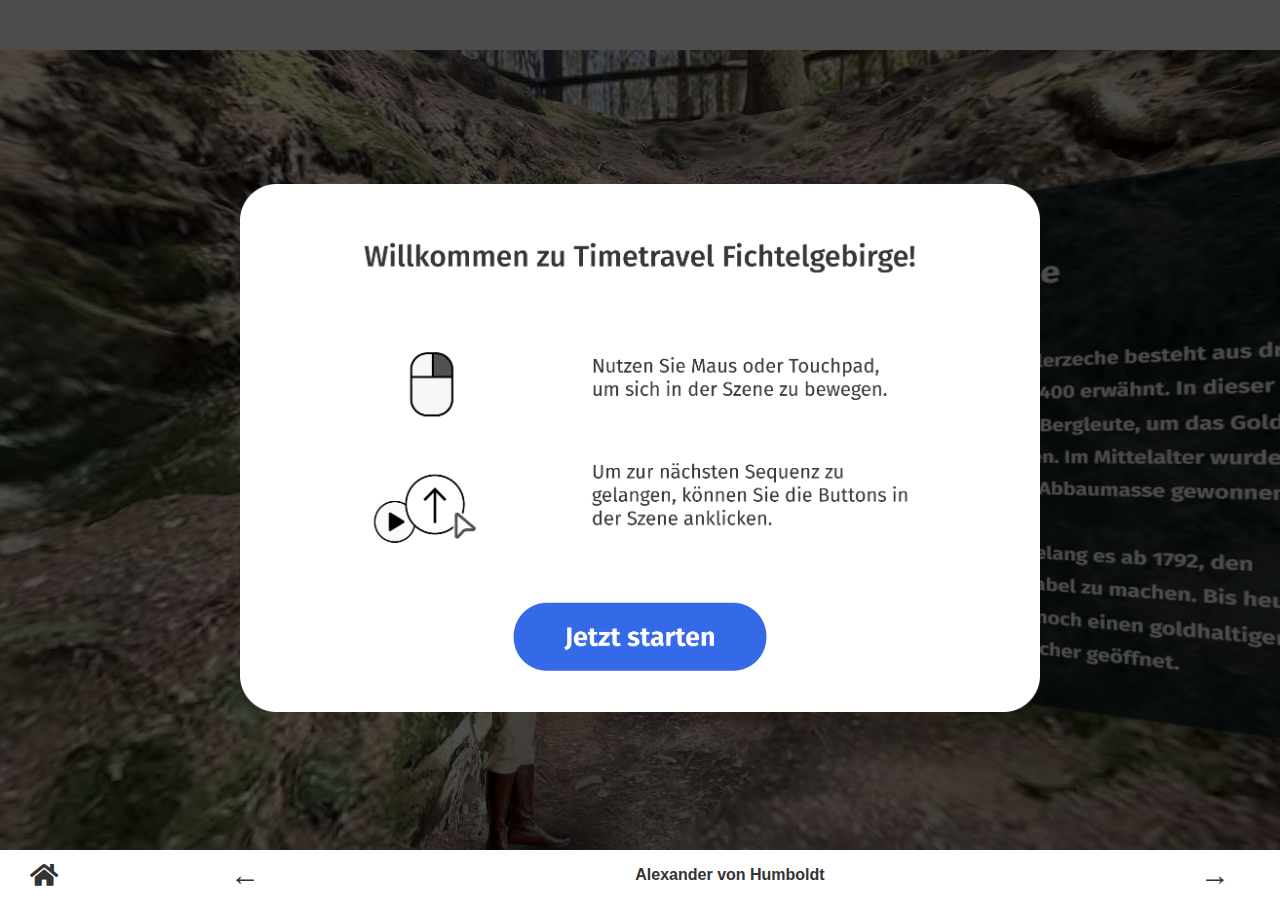
<file: humboldt.html>
<!DOCTYPE html>
<html>
  <head>
    <meta charset="utf-8">
    <meta name="apple-mobile-web-app-capable" content="yes">
    <title> Alexander von Humboldt - Stollen</title>
   <link rel="stylesheet" type="text/css" href="./style_humboldt.css">

    
    <script src="js/aframe.min.js"></script>


    <script src="js/aframe.extras.js"></script>
    
    <script src="panorama/helper.js"></script>
    <script src="panorama/hotspot.js"></script>
    <script src="panorama/panorama.js"></script>
    <script src="panorama/tour.js"></script>
    
    <script src="js/script.js"></script>

    
     <script src="js/transparent-video-shader.js"></script>

    <script src="js/event-set-component.js"></script>
    <script src="js/billboard-look-component.js"></script>

    <link rel="stylesheet" href="https://cdnjs.cloudflare.com/ajax/libs/font-awesome/5.15.4/css/all.min.css">

    
</head>
  
<div id="overlay">
  <div id="hinweis-container">
    <img id="nutzerhinweis" src="./img/Nutzerhinweis_Tablet.png" alt="Nutzerhinweis">
    <img id="start-button" src="./img/Starten.png" alt="Jetzt Starten" onclick="hideOverlay()">
  </div>
</div>

<div class="switcher-nav">
  <a href="index.html" class="go-to-index-button" id="indexButton">
    <i class="fas fa-home"></i> 
  </a> 
  <div class="switcher-nav-inner">
      <a href="goethe.html" class="arrow left-arrow">←</a>
      <div class="footer-text">Alexander von Humboldt</div>
      <a href="luise.html" class="arrow right-arrow">→</a>
  </div>
</div>

  <body>


        <div class="video-container">
          <video id="Humboldt_subs_1" crossorigin="anonymous" playsinline webkit-playsinline muted>
            <!-- HEVC video for safari support -->
            <source src="./videos/Humboldt_subs_1-1.mov" type="video/mp4;codecs=hvc1">
            <!-- WEBM video for chrome and firefox -->
            <source src="./videos/Humboldt_subs_1.webm" type="video/webm">
        </video>  
        
        <video id="Humboldt_subs_2" crossorigin="anonymous" playsinline webkit-playsinline muted>
            <!-- HEVC video for safari support -->
            <source src="./videos/Humboldt_subs_2-1.mov" type="video/mp4;codecs=hvc1">
            <!-- WEBM video for chrome and firefox -->
            <source src="./videos/Humboldt_subs_2.webm" type="video/webm">
        </video>  
        
        <video id="Humboldt_subs_3" crossorigin="anonymous" playsinline webkit-playsinline muted>
            <!-- HEVC video for safari support -->
            <source src="./videos/Humboldt_subs_3-1.mov" type="video/mp4;codecs=hvc1">
            <!-- WEBM video for chrome and firefox -->
            <source src="./videos/Humboldt_subs_3.webm" type="video/webm">
        </video>  
        
        <video id="Humboldt_subs_4" crossorigin="anonymous" playsinline webkit-playsinline muted>
            <!-- HEVC video for safari support -->
            <source src="./videos/Humboldt_subs_4-1.mov" type="video/mp4;codecs=hvc1">
            <!-- WEBM video for chrome and firefox -->
            <source src="./videos/Humboldt_subs_4.webm" type="video/webm">
        </video>  
     
    </div>
    
    
    
    <a-scene obb-collider="showColliders: false" cursor="rayOrigin: mouse" renderer="antialias: true;
                   colorManagement: true; 
                   physicallyCorrectLights: true;" loading-screen="dotsColor: white; backgroundColor: #A4BC49"
                   xr-mode-ui="enabled: false">

       <!-- Preload assets like panoramas and content -->
      <a-assets timeout="10000">
         <!-- Panoramen -->
    <img id="background" src="./img/Stollen.jpg" crossorigin="anonymous">
    
    <!-- User Interface/Buttons -->
    <img id="Weiter" src="./img/Back_Forth_UI_2.png" crossorigin="anonymous">
    <img id="play" src="./img/Play_Icon.png" crossorigin="anonymous">

    <img id="Infotext1" src="./img/Info_Zeche.png" crossorigin="anonymous">
    <img id="Infotext2" src="./img/Info_dukate.png" crossorigin="anonymous">
    <img id="Infotext3" src="./img/Infotafel_Lichterhalter.png" crossorigin="anonymous">

    <img id="Erklaerung" src="./img/Nutzerhinweis_Tablet.png" crossorigin="anonymous">
    <img id="Erklaerung_2" src="./img/Umdrehenbitte.png" crossorigin="anonymous">
    <img id="Hinweis" src="./img/Hinweis.png" crossorigin="anonymous">
    
    <!-- Animierte KI Porträts -->
    <img id="Portrait_shadown" src="./img/Schatten.png" crossorigin="anonymous">
    
    <!-- Videos -->
    <video id="Humboldt_speaking_1" crossorigin="anonymous" playsinline webkit-playsinline>
      <source src="./videos/Humboldt_Speaking_1-1.mov" type="video/mp4;codecs=hvc1">
      <source src="./videos/Humboldt_Speaking_1.webm" type="video/webm">
  </video>

  <video id="Humboldt_speaking_2" crossorigin="anonymous" playsinline webkit-playsinline>
      <source src="./videos/Humboldt_Speaking_2-1.mov" type="video/mp4;codecs=hvc1">
      <source src="./videos/Humboldt_Speaking_2.webm" type="video/webm">
  </video>

  <video id="Humboldt_speaking_3" crossorigin="anonymous" playsinline webkit-playsinline>
      <source src="./videos/Humboldt_Speaking_3-1.mov" type="video/mp4;codecs=hvc1">
      <source src="./videos/Humboldt_Speaking_3.webm" type="video/webm">
  </video>

  <video id="Humboldt_speaking_4" crossorigin="anonymous" playsinline webkit-playsinline>
      <source src="./videos/Humboldt_Speaking_4-1.mov" type="video/mp4;codecs=hvc1">
      <source src="./videos/Humboldt_Speaking_4.webm" type="video/webm">
  </video>

  <video id="Platzhalter" crossorigin="anonymous" playsinline webkit-playsinline muted>
      <source src="./videos/Platzhalter.mov" type="video/mp4;codecs=hvc1">
      <source src="./videos/Platzhalter.webm" type="video/webm">
  </video>

    <img id="Humboldt_speaking_1_poster" src="./img/Poster_Humboldt.png" crossorigin="anonymous">

    <!-- 3D Modelle -->
    <a-asset-item id="Stollen_Außen_Modell" src="./models/Eingang_Stollen_Humboldt.glb" crossorigin="anonymous"></a-asset-item>
    <a-asset-item id="Stollen_Innen_Modell" src="./models/Stollen_2_Tunnel_Humboldt.glb" crossorigin="anonymous"></a-asset-item>
    <a-asset-item id="Stollen_Münze_Modell" src="./models/Stollen_Muenze_Modell.glb" crossorigin="anonymous"></a-asset-item>
    <a-asset-item id="Dukate" src="./models/Golddukat.glb" crossorigin="anonymous"></a-asset-item>
    <a-asset-item id="Stollen_Mittelpart" src="./models/Stollen_Mittelpart.glb"
     crossorigin="anonymous"></a-asset-item> 


      </a-assets>
      
      
     
      <a-tour>
        
        <!-- Szene 1 -->
        <a-panorama id="Stollen_Eingang" src="#background" position="0 0 1" rotation="0 0 0">
        
   <a-entity >
         <a-entity  gltf-model="#Stollen_Außen_Modell" scale="1.5 1.5 1.5" position="0 -0.64 -5" shadow="cast: true">
          </a-entity> 
                  
            
          <a-image shadow="cast: true" id="Infotafel1" src="#Infotext1" material.transparent="true" alphatest= "0.5;"
          width="1" height="1" opacity="1" scale="1.6 1.6 1.6" position="1.2 1.493 -2.591" rotation="0 -20 0" ></a-image>
   
   
    
          
           
          <a-image shadow="cast: true" billboard id="" src="#Erklaerung_2" material.transparent="true" alphatest= "0.5;" 
                 width="1" height="0.42" opacity="1" scale="1.5 1.5 1.5" position="0 1.5 0.6" rotation="0 90 0" ></a-image>
          
          
        
        
        <a-entity id="video1" 
        material="shader: transparent-video; alphaTest: 0.5; src: #Humboldt_speaking_1; transparent:true; depthWrite:false;"
        geometry="primitive: plane;
                  width: 2.2;
                  height: 2.2"
        position="-0.366 0.802 -3.1"
                  shadow="cast: true"> </a-entity>  
           
           <a-image src="#Portrait_shadown" rotation="90 0 0" position="-0.398 -0.167 -3.259" material="alphaTest:0; color: #000000" material.transparent="true" width=".5" height=".5" scale="2 2 2" ></a-image>
          
      <a-entity id="video1_poster" 
        material="src: #Humboldt_speaking_1_poster; alphaTest:0.5; transparent: true; shader:flat;"
        geometry="primitive: plane;
                  width: 2.2;
                  height: 2.2"
                  
        position="-0.366 0.802 -3.1"> </a-entity>
          
         
     </a-entity>
          
        </a-panorama>
        
           <!-- Szene 2-->
        <a-panorama id="Stollen_Innen" src="#background" visible="false" >

          <a-entity position="0 -0.433 -1" > 
           <a-entity gltf-model="#Stollen_Innen_Modell" scale="1.2 1.2 1.2" position="0 -0.1 -1"
                     shadow="cast: true">
          </a-entity>
          
            

            
          <a-image id="Infotafel3" src="#Infotext3" material.transparent="true" alphatest= "0.5;"
          width="1" height="1" opacity="1" scale="1 1 1"  position="0.535 2.194 -4.076" rotation="0 -85 0" ></a-image>
   
       
          
           <a-entity  id="hotspot3" class="clickable" color="#FFAA00" scale="1 1 1" position="0.28 1.3 -6.526" rotation="0 0 0"
              event-set__enter="_target: #cameraRig; _event: click; animation.property: position; animation.to: -0.198 0.18 -13.658 animation.easing: easeInOutQuad; animation.dur: 0.1;">
        <a-image id="trigger3" src="#Weiter" material.transparent="true" width="0.5" height="0.5" class="clickable" scale=".75 .75 .75"
                  event-set__opacity="_target: #hotspot3; _event: click; animation.property: scale; animation.to: 0 0 0 animation.easing: easeInOutQuad; animation.dur: 1;"
                  event-set__opacity_2="_target: #hotspot_text3; _event: click; animation.property: opacity; animation.to: 0 animation.easing: easeInOutQuad; animation.dur: 5000;"
                 event-set__opacity_3="_target: #Porträt_2; _event: click; animation.property: opacity; animation.to: 0 animation.easing: easeInOutQuad; animation.dur: 1000;"
                event-set__opacity_5="_target: #hotspot4; _event: click; animation.property: opacity; animation.to: 1 animation.easing: easeInOutQuad; animation.dur: 10000;"
                 event-set__opacity_6="_target: #Part5; _event: click; animation.property: position; animation.to: -0.097 5 -4.713 animation.easing: easeInOutQuad; animation.dur: 0.001;;"
                  event-set__opacity_8="_target: #Porträt_3; _event: click; animation.property: scale; animation.to: 1 1 1 animation.easing: easeInOutQuad; animation.dur: 0.0000001;"
                  event-set__opacity_9="_target: #Part3; _event: click; animation.property: position; animation.to: -0.115 0.844 -15.265 animation.easing: easeInOutQuad; animation.dur: 0.0000001;"
                 event-set__opacity_7="_target: #Part6; _event: click; animation.property: position; animation.to: -0.097 1.3 -10 animation.easing: easeInOutQuad; animation.dur: 0.001;;"

                 
                 
                 event-set__enter_hover="_event: mouseleave; opacity: 1;"
                 event-set__leave_hover="_event: mouseenter; opacity: .5; delay:2000;">
</a-image>
    </a-entity>
            
            
            
               <a-entity id="Part6" class="clickable" position="-0.097 5 -9.5"  rotation="0 180 -45" 
                            event-set__enter="_target: #cameraRig; _event: click; animation.property: position; animation.to: 0.2 0.2 -5.192 animation.easing: easeInOutQuad; animation.dur: 0.0001;"
                            event-set__opacity_2="_target: #Porträt_2; _event: click; animation.property: opacity; animation.to: 1 animation.easing: easeInOutQuad; animation.dur: 1500;"
                            event-set__opacity_8="_target: #Porträt_3; _event: click; animation.property: scale; animation.to: 0 0 0 animation.easing: easeInOutQuad; animation.dur: 0.0000001;"
                 event-set__opacity_7="_target: #Part6; _event: click; animation.property: position; animation.to: -0.097 5 -10 animation.easing: easeInOutQuad; animation.dur: 0.001;;"
                  event-set__opacity_9="_target: #Part3; _event: click; animation.property: position; animation.to: -0.115 5 -15.265 animation.easing: easeInOutQuad; animation.dur: 0.0000001;"
                  event-set__opacity="_target: #hotspot3; _event: click; animation.property: scale; animation.to: 1 1 1 animation.easing: easeInOutQuad; animation.dur: 1;"
                 event-set__opacity_6="_target: #Part5; _event: click; animation.property: position; animation.to: 0.117 1 -3.363 animation.easing: easeInOutQuad; animation.dur: 0.001;;"

>
          <a-image class="clickable" src="#Weiter" material.transparent="true" width=".5" height=".5" scale="1 1 1" 
                   event-set__enter_hover="_event: mouseleave; opacity: 1;"
                 event-set__leave_hover="_event: mouseenter; opacity: .5; delay:2000;"></a-image>
        </a-entity>
       
        
           <a-entity id="Porträt_2" opacity="0"
        material="shader: transparent-video; alphaTest: 0.5; src: #Humboldt_speaking_2; transparent:true; depthWrite:false;"
        geometry="primitive: plane;
                  width: 2.2;
                  height: 2.2"
                 
        position="0.059 1.437 -6.543"> </a-entity> 
                       <a-image src="#Portrait_shadown" rotation="100 0 0" position="0.004 0.398 -6.674" material="alphaTest:0; color: #000000" material.transparent="true" width=".5" height=".5" scale="2 2 2" ></a-image>


            
        
            
            
             <a-entity id="Porträt_3" scale="0 0 0"
        material="shader: transparent-video; alphaTest: 0.5; src: #Humboldt_speaking_3; transparent:true; depthWrite:false;"
        geometry="primitive: plane;
                  width: 2.2;
                  height: 2.2"
        position="-0.332 1.237 -14.908"> </a-entity> 
            
         <a-image src="#Portrait_shadown" rotation="90 0 0" position="-0.436 0.201 -14.988" material="alphaTest:0; color: #000000" material.transparent="true" width=".5" height=".5" scale="2 2 2" ></a-image>

            
        
          
          </a-entity>
        </a-panorama>
        
          <a-panorama id="Stollen_Mitte" src="#background" visible="false" >

         
           <a-entity shadow="cast: true" gltf-model="#Stollen_Mittelpart" scale="1.2 1.2 1.2" rotation="0 180 0" position="0.937 1.384 -17.513"> </a-entity>
       
       
                  <a-entity id="video4" 
        material="shader: transparent-video; alphaTest: 0.5; src: #Humboldt_speaking_4; transparent:true; depthWrite:false;"
        geometry="primitive: plane;
                  width: 2.2;
                  height: 2.2"

        position="-0.320 1.115 -15.328"> </a-entity>  
     <a-image src="#Portrait_shadown" rotation="100 0 0" position="-0.543 0.109 -15.601" material="alphaTest:0; color: #000000" material.transparent="true" width=".5" height=".5" scale="2 2 2" ></a-image>
 
        </a-panorama>
      
 
        
        
        
        
        <!-- Szene 4 -->
          <a-panorama id="Stollen_Szene3" src="#" visible="false" >
          
              <a-entity 
        material="shader: transparent-video; alphaTest: 0.5; src: #Platzhalter; transparent:true; depthWrite:false;"
    > </a-entity>  
         <a-entity
            id="muenze_animiert" class="clickable"
                   
              animation-handler
              animation__click1="startEvents: startAnimation; property: position; to: 0 1.35 -0.5; dur: 2000; loop: false; easing: easeInOutQuad"
              animation__click2="startEvents: startAnimation; property: scale; to: .9 .9 .9; dur: 2000; loop: false; easing: easeInOutQuad"
              animation__click3="startEvents: startAnimation; property: rotation; to: 75 4500 0; dur: 50000; loop: false; easing: easeInOutQuad"
     


                   
    
                 position="-0.052 0.989 -0.953"
                rotation="75 0 0"
                 scale=".3 .3 .3"
                 opacity="0" 
                  width="0.3" 
                    depth="0.5" 
                    height="0.15" 
                     >
            <a-entity id="muenze" gltf-model="#Dukate" scale="1 1 1"  position="0.116 0 -0.046" rotation="0 0 0">
          </a-entity>
          </a-entity>
            

              <a-entity gltf-model="#Stollen_Münze_Modell" scale="1.1 1.1 1.1" position="0 0.088 -1.164" rotation="0 0 0"> </a-entity>
              <a-plane rotation="180 0 180" position="0.117 1.077 0.917" scale="2 4 4" color="#191917"></a-plane>
            
              <a-image billboard id="Infotafel2" src="#Infotext2" material.transparent="true" alphatest= "0.5;"
              width="1" height="1" opacity="1" scale=".7 .7 .7" position="-0.55 1.4 -0.572" rotation="0 -20 0" ></a-image>
           <a-image billboard src="#Hinweis" scale="0.2 0.2 0.2" rotation="0 90 0" position="0.269 1.427 -0.422" material.transparent="true" width="1.5" height=".75"
                  ></a-image>
          
        </a-panorama>
        
        <a-box  id="Ladebox" position="0 0 -20" scale="0 0 0" material="metalness:1; side: double;" color="black">
             <a-text value="...loading" position="0 0.061 -0.247" scale=".4 .4 .4" color="white"></a-text>
        </a-box>
       
        
        <a-hotspot id="Part2" scale="1 1 1"  class="clickable" for="Stollen_Eingang" to="Stollen_Innen" position="0 -5 0" rotation="0 0 0" 
                   event-set__enter="_target: #cameraRig; _event: click; animation.property: position; animation.to: 0.2 0.2 -5.192 animation.easing: easeInOutQuad; animation.dur: 0.0001;"
                   event-set__opacity_2="_target: #Porträt_2; _event: click; animation.property: opacity; animation.to: 1 animation.easing: easeInOutQuad; animation.dur: 1500;"
                    event-set__opacity_5="_target: #hotspot3; _event: click; animation.property: scale; animation.to: 1 1 1 animation.easing: easeInOutQuad; animation.dur: 0.001;"
                  animation__mouseenter="startEvents: mouseenter; property: opacity; to: 0.5; dur: .1; loop: true"
                  event-set__opacity_7="_target: #Part2; _event: click; animation.property: scale; animation.to: 0 0 0 animation.easing: easeInOutQuad; animation.dur: 15000;"
                >
          <a-image class="clickable" src="#Weiter" material.transparent="true; alphaTest:0.5;"  width=".3" height=".3" rotation="-30 0 0"
                   event-set__enter_hover="_event: mouseleave; opacity: 1;"
                 event-set__leave_hover="_event: mouseenter; opacity: .5; delay:2000;"></a-image>
        </a-hotspot>
             

        <a-hotspot id="Mitte" scale=".75 .75 .75"  class="clickable" for="Stollen_Mitte" to="Stollen_Szene3" position="-0.13 1 -15" rotation="0 0 -45" visible="false"
                   event-set__enter="_target: #cameraRig; _event: click; animation.property: position; animation.to: 0 0 0 animation.easing: easeInOutQuad; animation.dur: 0.0000000001;"
                    event-set__scale_1="_target: #muenze_animiert; _event: click; animation.property: scale; animation.to: 0.3 0.3 0.3 animation.easing: easeInOutQuad; animation.dur: 0.00001;"

                    event-set__scale_2="_target: #Part2; _event: click; animation.property: position; animation.to: 0 5 0 animation.easing: easeInOutQuad; animation.dur: 0.0000001; loop: false;">

          <a-image class="clickable" src="#Weiter" material.transparent="true" width=".5" height=".5"  scale=".75 .75 .75" 
                  event-set__scale_2="_target: #muenze_animiert; _event: touchstart; animation.property: rotation; animation.to: 75 0 0 animation.easing: easeInOutQuad; animation.dur: 0.1; loop: false;"
                   event-set__enter_hover="_event: mouseleave; opacity: 1;"
                 event-set__leave_hover="_event: mouseenter; opacity: .5; delay:2000;"

            
></a-image>
        </a-hotspot>
        
        <a-hotspot id="trigger8" cursor-listener scale=".75 .75 .75"  class="clickable" for="Stollen_Mitte" to="Stollen_Innen" position="-0.262 1 -11.001" rotation="0 180 -45" visible="false"
          event-set__enter="_target: #cameraRig; _event: click; animation.property: position; animation.to: -0.198 0.180 -12.968 animation.easing: easeInOutQuad; animation.dur: 0.00000001;"
          event-set__enter3="_target: #Ladebox; _event: click; animation.property: scale; animation.to: 0 0 0 animation.easing: easeInOutQuad; animation.dur: 0.00001;">

          <a-image class="clickable" src="#Weiter" material.transparent="true" width=".5" height=".5" scale=".75 .75 .75" 
                   event-set__enter_hover="_event: mouseleave; opacity: 1;"
                 event-set__leave_hover="_event: mouseenter; opacity: .5; delay:2000;"></a-image>
        </a-hotspot>
         
        
        <a-hotspot id="Part3" class="clickable" for="Stollen_Innen" to="Stollen_Mitte" position="-0.115 5 -15.265" rotation="0 0 -45" visible="false"
            event-set__enter="_target: #Mitte; _event: click; animation.property: scale; animation.to: 0.75 0.75 0.75 animation.easing: easeInOutQuad; animation.dur: 0.00001;" 
            event-set__enter2="_target: #cameraRig; _event: click; animation.property: position; animation.to: -0.418 0.2 -13.770 animation.easing: easeInOutQuad; animation.dur: 0.00001;"
            event-set__enter3="_target: #Ladebox; _event: click; animation.property: scale; animation.to: 20 20 20 animation.easing: easeInOutQuad; animation.dur: 0.00001;">
          <a-image class="clickable" src="#Weiter" material.transparent="true" width=".4" height=".4" scale=".75 .75 .75" 
                   event-set__enter_hover="_event: mouseleave; opacity: 1;"
                 event-set__leave_hover="_event: mouseenter; opacity: .5; delay:2000;"></a-image>
        </a-hotspot> 
        
        
           <a-hotspot   id="Part4" scale=".75 .75 .75" class="clickable" for="Stollen_Szene3" to="Stollen_Mitte" position="-0.672 1.3 0.251" rotation="0 -65 -45" visible="false"
                event-set__enter="_target: #cameraRig; _event: click; animation.property: position; animation.to: -0.198 0.180 -12.968 animation.easing: easeInOutQuad; animation.dur: 0.00001;"
               event-set__enter2="_target: #muenze_animiert; _event: click; animation.property: position; animation.to: -0.052 0.989 -0.953 animation.easing: easeInOutQuad; animation.dur: 0.00001;"
                      >
             
          <a-image id="reset_Muenze" class="clickable" src="#Weiter" material.transparent="true" width=".5" height=".5" scale=".5 .5 .5" 
                   event-set__enter_hover="_event: mouseleave; opacity: 1;"
                 event-set__leave_hover="_event: mouseenter; opacity: .5; delay:2000;"></a-image>
        </a-hotspot>
        
        <a-hotspot id="Part5" class="clickable" for="Stollen_Innen" to="Stollen_Eingang" position="0.117 1 -3.363" rotation="-20 180 -45" visible="false"
                    event-set__enter="_target: #cameraRig; _event: click; animation.property: position; animation.to:0 0 0 animation.easing: easeInOutQuad; animation.dur: 0.001;" 
                    event-set__opacity_2="_target: #Porträt_3; _event: click; animation.property: scale; animation.to: 0 0 0  animation.easing: easeInOutQuad; animation.dur: 3000;"
                  event-set__opacity_6="_target: #hotspot_text4; _event: click; animation.property: opacity; animation.to: 0 animation.easing: easeInOutQuad; animation.dur: 15000;"
                   event-set__opacity_9="_target: #Part5; _event: click; animation.property: position; animation.to: 0.117 1 -3.363 animation.easing: easeInOutQuad; animation.dur: 0.001;"
                   event-set__opacity_11="_target: #Part3; _event: click; animation.property: position; animation.to: 0 5 0 animation.easing: easeInOutQuad; animation.dur: 0.001;"
                    event-set__opacity_7="_target: #Part2; _event: click; animation.property: scale; animation.to: 1 1 1 animation.easing: easeInOutQuad; animation.dur: 0.00001;"
                   event-set__scale_2="_target: #Part2; _event: click; animation.property: position; animation.to: 0 -5 0 animation.easing: easeInOutQuad; animation.dur: 0.0000001; loop: false;">

          <a-image id="last" class="clickable" src="#Weiter" material.transparent="true" width=".5" height=".5" scale=".75 .75 .75" 
                   event-set__enter_hover="_event: mouseleave; opacity: 1;"
                 event-set__leave_hover="_event: mouseenter; opacity: .5; delay:2000;"
                event-set__ausblenden="_target: #Hinweise; _event: click; animation.property: scale; animation.to: 1 1 1 animation.easing: easeInOutQuad; animation.dur: 0.0000001;"
></a-image>
        </a-hotspot>
        
        
     
        
      </a-tour>

               <a-entity
        light="type:directional; castShadow:true; intensity:1.6"
        position="1 1 1"
      ></a-entity>
      


      <a-light type="ambient" intensity="2"> </a-light>
  
     
      
     <a-entity id="cameraRig" position="0 0 0" rotation=" 0 0 0"
     >  
       
      
       
      <a-camera id="camera" camera look-controls="enabled: true; touchEnabled: false; mouseEnabled: true; magicWindowTrackingEnabled: true;"  position="0 1.5 0" fov="80" >

        <a-entity id="timerText" position="0 0.15 -1.5" text="value: ; color: white; align: center; width: 3;">
        </a-entity>
     
      </a-camera>
      
      </a-entity>
  
    </a-scene>
        <script>

          // Funktion zur Anpassung der Textbreite basierend auf der Bildschirmgröße
    function adjustTextWidth() {
      const timerText = document.getElementById('timerText');
      
      // Bildschirmbreitenabfrage: Smartphone vs. Tablet/Desktop
      if (window.innerWidth <= 768) {
        // Smartphones (kleinere Breite)
        timerText.setAttribute('text', 'width', '2');
      } else {
        // Tablets und größere Geräte
        timerText.setAttribute('text', 'width', '3');
      }
    }

    // Beim Laden der Seite ausführen
    adjustTextWidth();

    // Neu berechnen, wenn die Größe des Fensters geändert wird
    window.addEventListener('resize', adjustTextWidth);


  // Prüfen, ob die Seite in einem iframe geladen ist
  if (window.self !== window.top) {
    // Wenn die Seite in einem iframe geladen ist, das switcher-nav-Element ausblenden
    document.addEventListener("DOMContentLoaded", function() {
      var switcherNav = document.querySelector('.switcher-nav');
      if (switcherNav) {
        switcherNav.style.display = 'none';
      }
    });
  }


var inactivityDelay = 120000; // 2 Minuten bis zum Countdown-Start
var countdownTime = 10; // 10 Sekunden Countdown
var inactivityTimer;
var countdownTimer;
var timerTextEntity;

function restartApplication() {
    location.reload();
}

function resetTimer() {
    clearTimeout(inactivityTimer);
    clearInterval(countdownTimer);
    timerTextEntity.setAttribute('text', 'value', '');
    inactivityTimer = setTimeout(startCountdown, inactivityDelay);
}

function startCountdown() {
    var remainingTime = countdownTime;
    countdownTimer = setInterval(function() {
        timerTextEntity.setAttribute('text', 'value', 'Weiter oder Neustart in: ' + remainingTime + ' sec');
        remainingTime--;
        if (remainingTime < 0) {
            clearInterval(countdownTimer);
            restartApplication();
        }
    }, 1000);
}

function setupInactivityTimer() {
    timerTextEntity = document.getElementById('timerText');
    document.addEventListener('mousemove', resetTimer);
    document.addEventListener('mousedown', resetTimer);
    document.addEventListener('keypress', resetTimer);
    document.addEventListener('touchstart', resetTimer);
    document.addEventListener('scroll', resetTimer);
    resetTimer();
}

window.onload = function() {
    // Button-Klick-Event hinzufügen, um das Skript zu starten
    var startButton = document.getElementById('start-button');
    startButton.addEventListener('click', function() {
        setupInactivityTimer();

        // A-Frame-spezifische Ereignisse hinzufügen
        var sceneEl = document.querySelector('a-scene');
        sceneEl.addEventListener('click', resetTimer);
        sceneEl.addEventListener('touchstart', resetTimer);

        // A-Frame Raycaster Interaktionserkennung
        var raycastTargets = document.querySelectorAll('.clickable');
        raycastTargets.forEach(function (target) {
            target.addEventListener('click', resetTimer);
        });
    });
};

  
          


   document.getElementById('start-button').addEventListener('click', function() {
            document.getElementById('Part2').setAttribute('position', '0.043 1 -2');
        });

      
     
           AFRAME.registerComponent('animation-handler', {
    init: function () {
      var box = this.el;
      var isAnimating = false;

      box.addEventListener('click', function () {
        if (!isAnimating) {
          isAnimating = true;
          box.emit('startAnimation');

          // Set a timeout to reset isAnimating after the longest animation duration
          setTimeout(function() {
            isAnimating = false;
          }, 8000);  // 8000 ms is the duration of the longest animation
        }
      });
    }
  });

  document.querySelector('#muenze_animiert').setAttribute('animation-handler', '');
          
               // Globale Variable für das derzeit abgespielte Video
let currentVideo = null;

function playVideo(videoId) {
  const videoEl = document.querySelector(videoId);


  if (currentVideo && currentVideo !== videoEl) {
    currentVideo.pause();
    currentVideo.currentTime = 0; 
  }

  videoEl.muted = true; 
  videoEl.play().then(() => {
    videoEl.muted = false;
    currentVideo = videoEl; 
  }).catch((error) => {
    console.error("Video konnte nicht abgespielt werden: ", error);
  });
}

AFRAME.registerComponent('play-video-on-click', {
  schema: {
    videoId: { type: 'string' }
  },
  init: function () {
    const videoId = this.data.videoId;
    this.el.addEventListener('click', function () {
      playVideo(videoId);
    });
    this.el.addEventListener('touchstart', function () {
      playVideo(videoId);
    });
  }
});

// Attach the component to the buttons with the respective video IDs
document.querySelector('#start-button').setAttribute('play-video-on-click', 'videoId: #Humboldt_speaking_1');
document.querySelector('#Part5').setAttribute('play-video-on-click', 'videoId: #Platzhalter');
document.querySelector('#Part6').setAttribute('play-video-on-click', 'videoId: #Humboldt_speaking_2');

document.querySelector('#trigger8').setAttribute('play-video-on-click', 'videoId: #Humboldt_speaking_3');
document.querySelector('#Part4').setAttribute('play-video-on-click', 'videoId: #Humboldt_speaking_4');


document.querySelector('#Part2').setAttribute('play-video-on-click', 'videoId: #Humboldt_speaking_2');
document.querySelector('#hotspot3').setAttribute('play-video-on-click', 'videoId: #Humboldt_speaking_3');
document.querySelector('#Part3').setAttribute('play-video-on-click', 'videoId: #Humboldt_speaking_4');
document.querySelector('#Mitte').setAttribute('play-video-on-click', 'videoId: #Platzhalter');

          
// Select the trigger buttons and videos
const trigger1 = document.querySelector('#start-button');
const trigger2 = document.querySelector('#Part2');
const trigger3 = document.querySelector('#hotspot3');
const trigger4 = document.querySelector('#Part6');
const trigger5 = document.querySelector('#Mitte');
const trigger6 = document.querySelector('#Part4');
          
const trigger8 = document.querySelector('#trigger8');
          
          
const trigger7 = document.querySelector('#Part3');
const trigger9 = document.querySelector('#Part5');
          

const sub1 = document.querySelector('#Humboldt_subs_1');
const sub2 = document.querySelector('#Humboldt_subs_2');
const sub3 = document.querySelector('#Humboldt_subs_3');
const sub4 = document.querySelector('#Humboldt_subs_4');
const sub5 = document.querySelector('#Platzhalter');

// Helper function to show a specific video and hide others
function showVideo(videoToShow) {
    const videos = [sub1, sub2, sub3, sub4];
    videos.forEach(video => {
        if (video === videoToShow) {
            video.classList.remove('hidden');
            video.classList.add('visible');
            video.currentTime = 0; // Ensure the video starts from the beginning
        } else {
            video.classList.remove('visible');
            video.classList.add('hidden');
        }
    });
}

// Helper function to hide a specific video
function hideVideo(videoToHide) {
    video.currentTime = 0;
  videoToHide.classList.remove('visible');
    videoToHide.classList.add('hidden');
  
}

// Initialize videos to be hidden
window.addEventListener('load', () => {
    [sub1, sub2, sub3, sub4].forEach(video => {
        hideVideo(video);
    });
});

// Event listeners for triggers
trigger1.addEventListener('click', () => {
    setTimeout(() => {
        showVideo(sub1); // Show sub1 and hide others
        sub1.play();
    }, 0); // Delay in milliseconds
});

trigger2.addEventListener('click', () => {
    setTimeout(() => {
        showVideo(sub2); // Show sub2 and hide others
        sub2.play();
    }, 0); // Delay in milliseconds
});

trigger3.addEventListener('click', () => {
    setTimeout(() => {
        showVideo(sub3); // Show sub3 and hide others
        sub3.play();
    }, 0); // Delay in milliseconds
});

trigger4.addEventListener('click', () => {
    setTimeout(() => {
        showVideo(sub2); // Show sub4 and hide others
        sub2.play();
    }, 0); // Delay in milliseconds
});
    
 
       trigger5.addEventListener('click', () => {
    setTimeout(() => {
        showVideo(sub5); // Show sub4 and hide others
        sub5.play();
    }, 0); // Delay in milliseconds
});
          
          trigger6.addEventListener('click', () => {
    setTimeout(() => {
        showVideo(sub4); // Show sub3 and hide others
        sub4.play();
    }, 0); // Delay in milliseconds
});
          
                    
          trigger7.addEventListener('click', () => {
    setTimeout(() => {
        showVideo(sub4); // Show sub3 and hide others
        sub4.play();
    }, 0); // Delay in milliseconds
});
          
          
                trigger8.addEventListener('click', () => {
    setTimeout(() => {
        showVideo(sub3); // Show sub3 and hide others
        sub3.play();
    }, 0); // Delay in milliseconds
});
          
            trigger9.addEventListener('click', () => {
    setTimeout(() => {
        showVideo(sub5); // Show sub3 and hide others
        sub5.play();
    }, 0); // Delay in milliseconds
});
          
          
          
           // JavaScript, um den Trigger-Click-Event zu behandeln
      document.addEventListener('DOMContentLoaded', function () {
        document.querySelector('#Mitte').addEventListener('click', function () {
          const entity = document.querySelector('#muenze_animiert');
          if (entity) {
            // Setze die Attribute
            entity.setAttribute('position', '-0.052 0.989 -0.953');
            entity.setAttribute('scale', '0.3 0.3 0.3');

            // Entferne alle vorhandenen Animationen
            entity.removeAttribute('animation');
            entity.removeAttribute('animation__rotation');

            // Füge eine neue Rotation-Animation hinzu
            entity.setAttribute('animation__rotation', {
              property: 'rotation',
              to: '75 0 0',
              dur: 0.00001, // Dauer der Animation in Millisekunden
              easing: 'easeInOutQuad', // Easing-Typ
              loop: false // Animation läuft nur einmal
            });
          }
        });
      });
          

    
      function hideOverlay() {
  document.getElementById("overlay").style.display = "none";
}



       document.getElementById('start-button').addEventListener('click', function() {
    const video = document.querySelector('#Humboldt_speaking_1');
    const poster = document.querySelector('#video1_poster');

    // Play the video
    video.play().catch(error => console.error('Error playing video:', error));
    
    // Set the opacity of the poster to 0 with a duration of 2000ms
    poster.setAttribute('animation', {
        property: 'material.opacity',
        to: '0',
        dur: '1000'
    });
});

document.getElementById('Part2').addEventListener('click', function() {
    const video = document.querySelector('#Humboldt_speaking_1');
    
    // Stop the video and reset the time
    if (video) {
        video.pause();
        video.currentTime = 0;
    }
});
          
          document.getElementById('Part5').addEventListener('click', function() {
    // Make the overlay visible again
    document.getElementById("overlay").style.display = "flex";
    
    // Reset the rotation of the cameraRig
    const cameraRig = document.querySelector('#cameraRig');
    if (cameraRig) {
        cameraRig.setAttribute('rotation', '0 180 0');
    }
});

    
    
    
    







          
    </script>
  </body>
</html>
</file>
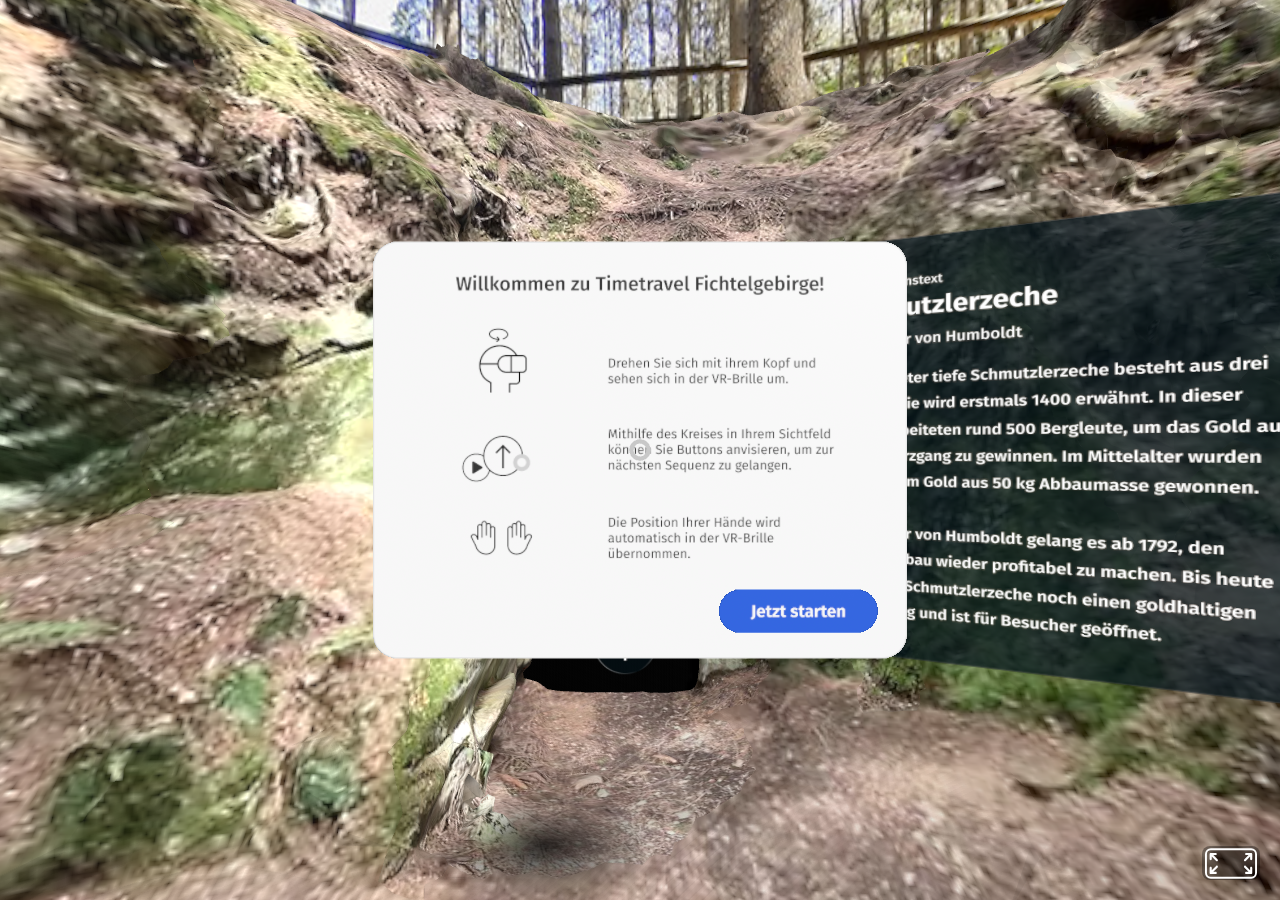
<file: index_q_humboldt.html>
<!DOCTYPE html>
<html>
  <head>
    <meta charset="utf-8">
    <meta name="apple-mobile-web-app-capable" content="yes">
    <title>VR - Stollen</title>
        <link rel="stylesheet" href="./styles/humboldt_q_style.css">

    
    <script src="./js_humboldt/aframe.min.js"></script>

    
   <script src="panorama/helper.js"></script>
    <script src="panorama/hotspot.js"></script>
    <script src="panorama/panorama.js"></script>
    <script src="panorama/tour.js"></script>
    <script src="./js_humboldt/script.js"></script>
    <script src="./js_humboldt//transparent-video-shader.js"></script>
    <script src="./js_humboldt//event-set-component.js"></script>
    <script src="./js_humboldt//billboard-look-component.js"></script>

    
</head>
  
  <body>

    
    
    <a-scene obb-collider="showColliders: false" cursor="rayOrigin: mouse" renderer="antialias: true;
                   colorManagement: true;
                   physicallyCorrectLights: true;" loading-screen="dotsColor: white; backgroundColor: #A4BC49">

       <!-- Preload assets like panoramas and content -->
      <a-assets timeout="10000">
        

<!-- Humboldt_subs_1 -->
<video id="Humboldt_subs_1"
crossorigin="anonymous"
playsinline
webkit-playsinline
muted>
<!-- HEVC video for safari support -->
<source src="./videos_humboldt/Platzhalter.mov" type="video/mp4;codecs=hvc1">
<!-- WEBM video for chrome and firefox -->
<source src="./videos_humboldt/Humboldt_subs_1.webm" type="video/webm" />
</video>

<!-- Humboldt_subs_2 -->
<video id="Humboldt_subs_2"
crossorigin="anonymous"
playsinline
webkit-playsinline
muted>
<!-- HEVC video for safari support -->
<source src="./videos_humboldt/Platzhalter.mov" type="video/mp4;codecs=hvc1">
<!-- WEBM video for chrome and firefox -->
<source src="./videos_humboldt/Humboldt_subs_2.webm" type="video/webm" />
</video>

<!-- Humboldt_subs_3 -->
<video id="Humboldt_subs_3"
crossorigin="anonymous"
playsinline
webkit-playsinline
muted>
<!-- HEVC video for safari support -->
<source src="./videos_humboldt/Platzhalter.mov" type="video/mp4;codecs=hvc1">
<!-- WEBM video for chrome and firefox -->
<source src="./videos_humboldt/Humboldt_subs_3.webm" type="video/webm" />
</video>

<!-- Humboldt_subs_4 -->
<video id="Humboldt_subs_4"
crossorigin="anonymous"
playsinline
webkit-playsinline
muted>
<!-- HEVC video for safari support -->
<source src="./videos_humboldt/Platzhalter.mov" type="video/mp4;codecs=hvc1">
<!-- WEBM video for chrome and firefox -->
<source src="./videos_humboldt/Humboldt_subs_4.webm" type="video/webm" />
</video>



          
        
        
    <!-- Animierte KI Portraets -->

        <img id="Portrait_shadown" src="./img_humboldt/Schatten.png" crossorigin="anonymous">

        
         <video
          id="Humboldt_speaking_1"
          crossorigin="anonymous"
          playsinline
          webkit-playsinline
                >
          <!-- HEVC video for safari support -->
          <source src="./videos_humboldt/Platzhalter.mov" type="video/mp4;codecs=hvc1">
          <!-- WEBM video for chrome and firefox -->
          <source src="./videos_humboldt/Humboldt_speaking_1.webm" type="video/webm" />
        </video>
        
            <video
          id="Humboldt_speaking_2"
          crossorigin="anonymous"
          playsinline
          webkit-playsinline>
          <!-- HEVC video for safari support -->
          <source src="./videos_humboldt/Platzhalter.mov" type="video/mp4;codecs=hvc1">
          <!-- WEBM video for chrome and firefox -->
          <source src="./videos_humboldt/Humboldt_speaking_2.webm" type="video/webm" />
        </video>
        
            <video
          id="Humboldt_speaking_3"
          crossorigin="anonymous"
          playsinline
          webkit-playsinline>
          <!-- HEVC video for safari support -->
          <source src="./videos_humboldt/Platzhalter.mov" type="video/mp4;codecs=hvc1">
          <!-- WEBM video for chrome and firefox -->
          <source src="./videos_humboldt/Humboldt_speaking_3.webm" type="video/webm" />
        </video>
        
            <video
          id="Humboldt_speaking_4"
          crossorigin="anonymous"
          playsinline
          webkit-playsinline>
          <!-- HEVC video for safari support -->
          <source src="./videos_humboldt/Platzhalter.mov" type="video/mp4;codecs=hvc1">
          <!-- WEBM video for chrome and firefox -->
          <source src="./videos_humboldt/Humboldt_speaking_4.webm" type="video/webm" />
        </video>
        
        

        
        <!-- Humboldt_speaking_1 -->
<video
id="Humboldt_speaking_1"
crossorigin="anonymous"
playsinline
webkit-playsinline>
<source src="./videos_humboldt/Platzhalter.mov" type="video/mp4;codecs=hvc1">
<source src="./videos_humboldt/Humboldt_speaking_1.webm" type="video/webm" />
</video>

<!-- Humboldt_speaking_2 -->
<video
id="Humboldt_speaking_2"
crossorigin="anonymous"
playsinline
webkit-playsinline>
<source src="./videos_humboldt/Platzhalter.mov" type="video/mp4;codecs=hvc1">
<source src="./videos_humboldt/Humboldt_speaking_2.webm" type="video/webm" />
</video>

<!-- Humboldt_speaking_3 -->
<video
id="Humboldt_speaking_3"
crossorigin="anonymous"
playsinline
webkit-playsinline>
<source src="./videos_humboldt/Platzhalter.mov" type="video/mp4;codecs=hvc1">
<source src="./videos_humboldt/Humboldt_speaking_3.webm" type="video/webm" />
</video>

<!-- Humboldt_speaking_4 -->
<video
id="Humboldt_speaking_4"
crossorigin="anonymous"
playsinline
webkit-playsinline>
<source src="./videos_humboldt/Platzhalter.mov" type="video/mp4;codecs=hvc1">
<source src="./videos_humboldt/Humboldt_speaking_4.webm" type="video/webm" />
</video>
 
<img id="Hinweis" src="./img_humboldt/Hinweis_Stollen.png" crossorigin="anonymous">

<img id="Erklaerung" src="./img_humboldt/Erklaerung.png" crossorigin="anonymous">
<img id="Erklaerung_2" src="./img_humboldt/Erklaerung_2.png" crossorigin="anonymous">

<img id="ueberspringen" src="./img_humboldt/ueberspringen.png" crossorigin="anonymous">
        
        <!-- 3D Modelle -->
        <a-asset-item id="Stollen_Außen_Modell" src="./models_humboldt/Eingang_Stollen_Humboldt.glb" crossorigin="anonymous"></a-asset-item>
        <a-asset-item id="Stollen_Innen_Modell" src="./models_humboldt/Stollen_2_Tunnel_Humboldt.glb" crossorigin="anonymous"></a-asset-item>
        <a-asset-item id="Stollen_Muenze_Modell" src="./models_humboldt/Stollen_Muenze_Modell.glb" crossorigin="anonymous"></a-asset-item>
        <a-asset-item id="Dukate" src="./models_humboldt/Golddukat.glb" crossorigin="anonymous"></a-asset-item>
        <a-asset-item id="Stollen_Mittelpart" src="./models_humboldt/Stollen_Mittelpart.glb" crossorigin="anonymous"></a-asset-item>
      
                <!-- Infotexte -->
        <img id="Infotext1" src="./img_humboldt/Info_Zeche.png" crossorigin="anonymous">
<img id="Infotext3" src="./img_humboldt/Infotafel_Lichterhalter.png" crossorigin="anonymous">
<img id="Infotext2" src="./img_humboldt/Info_dukate.png" crossorigin="anonymous">

<img id="background" src="./img_humboldt/Stollen.jpg" crossorigin="anonymous">


<img id="Weiter" src="./img_humboldt/Link_Icon.png" crossorigin="anonymous">

      </a-assets>
      
      
     
      <a-tour>
        
        <!-- Szene 1 -->
        <a-panorama id="Stollen_Eingang" src="#background" position="0 0 1" rotation="0 0 0">
        
   <a-entity >
         <a-entity  gltf-model="#Stollen_Außen_Modell" scale="1.5 1.5 1.5" position="0 -0.64 -5" shadow="cast: true">
          </a-entity> 
                  
            
          <a-image shadow="cast: true" id="Infotafel1" src="#Infotext1" material.transparent="true" alphatest= "0.5;"
                 width="1" height="1" opacity="1" scale="1.4 1.4 1" position="1.2 1.493 -2.591" rotation="0 -20 0" ></a-image>
          
           <a-plane id="Nutzerhinweis" shadow="cast: true" src="#Erklaerung"  alphatest= "0.5;" material="alphaTest:0.5;"
                 width="1" height="0.7807" opacity="1" scale="1.5 1.5 .8" position="0 1.5 -2.506" rotation="0 0 0">
      <a-plane id="skip" class="clickable" shadow="cast: true" src="#ueberspringen"  alphatest= "0.5;" material="alphaTest:0.5;"
                 width="1" height="0.2676" opacity="1" scale="0.300 0.300 0.300" position="0.295 -0.3 0.01" rotation="0 0 0"
                event-set__enter_hover="_event: mouseleave; opacity: 1;"
                 event-set__leave_hover="_event: mouseenter; opacity: .5; delay:2000;"
                    ></a-plane>
     
                    </a-plane>
     
    
          
           
          <a-image shadow="cast: true" billboard id="" src="#Erklaerung_2" material.transparent="true" alphatest= "0.5;" 
                 width="1" height="0.3844" opacity="1" scale="1.5 1.5 1.5" position="0 1.5 0.6" rotation="0 90 0" ></a-image>
          
          
        
        
        <a-entity id="Portraet_1" 
        material="shader: transparent-video; alphaTest: 0.5; src: #Humboldt_speaking_1; transparent:true;"
        geometry="primitive: plane;
                  width: 2.2;
                  height: 2.2"
        position="-0.366 0.802 -3.1"
                  shadow="cast: true"> </a-entity>  
           
           <a-image src="#Portrait_shadown" rotation="90 0 0" position="-0.398 -0.167 -3.259" material="alphaTest:0; color: #000000" material.transparent="true" width=".5" height=".5" scale="2 2 2" ></a-image>
          
          
         <!--     <a-entity id="trigger1" class="clickable"
              position="-0.354 1.171 -3.059"
              scale=".2 .2 .2">
              <a-image class="clickable" src="#play" material.transparent="true" alphatest= "0.5;" 
                 width="1" height="1" opacity="1" 
                event-set__enter_hover="_event: mouseenter; opacity: .5; delay:2000;"
                 event-set__leave_click="_event: click; opacity: 0; delay:2000;"
                
      ></a-image>
              </a-entity>
     -->
     </a-entity>
          
        </a-panorama>
        
           <!-- Szene 2-->
        <a-panorama id="Stollen_Innen" src="#background" visible="false" >

          <a-entity position="0 -0.360 -1" > 
           <a-entity gltf-model="#Stollen_Innen_Modell" scale="1.2 1.2 1.2" position="0 -0.1 -1"
                     shadow="cast: true">
          </a-entity>
          
            

 <a-image id="Infotafel3" src="#Infotext3" material.transparent="true" alphatest= "0.5;"
                 width="1" height="1" opacity="1" scale="1 1 1" position="0.535 2.108 -4.352" rotation="0 -85 0" ></a-image>
          
       
          
           <a-entity  id="hotspot3" class="clickable" color="#FFAA00" scale=".4 .4 .4" position="0.28 1.3 -6.526" rotation="0 0 0"
              event-set__enter="_target: #cameraRig; _event: click; animation.property: position; animation.to: -0.198 0.18 -13.658 animation.easing: easeInOutQuad; animation.dur: 0.1;">
        <a-image id="trigger3" src="#Weiter" material.transparent="true" width="0.5" height="0.5" class="clickable" scale=".75 .75 .75"
                  event-set__opacity="_target: #hotspot3; _event: click; animation.property: scale; animation.to: 0 0 0 animation.easing: easeInOutQuad; animation.dur: 1;"
                  event-set__opacity_2="_target: #hotspot_text3; _event: click; animation.property: opacity; animation.to: 0 animation.easing: easeInOutQuad; animation.dur: 5000;"
                 event-set__opacity_3="_target: #Portraet_2; _event: click; animation.property: opacity; animation.to: 0 animation.easing: easeInOutQuad; animation.dur: 1000;"
                event-set__opacity_5="_target: #hotspot4; _event: click; animation.property: opacity; animation.to: 1 animation.easing: easeInOutQuad; animation.dur: 10000;"
                 event-set__opacity_6="_target: #Part5; _event: click; animation.property: position; animation.to: -0.097 5 -3 animation.easing: easeInOutQuad; animation.dur: 0.001;;"
                  event-set__opacity_8="_target: #Portraet_3; _event: click; animation.property: scale; animation.to: 1 1 1 animation.easing: easeInOutQuad; animation.dur: 0.0000001;"
                  event-set__opacity_9="_target: #Part3; _event: click; animation.property: position; animation.to: -0.142 0.622 -15.903 animation.easing: easeInOutQuad; animation.dur: 0.0000001;"
                 event-set__opacity_7="_target: #Part6; _event: click; animation.property: position; animation.to: -0.097 1.3 -10 animation.easing: easeInOutQuad; animation.dur: 0.001;;"

                 
                 
                 event-set__enter_hover="_event: mouseleave; opacity: 1;"
                 event-set__leave_hover="_event: mouseenter; opacity: .5; delay:2000;">
</a-image>
    </a-entity>
            
            
            
               <a-entity id="Part6" class="clickable" position="-0.097 5 -10"  rotation="0 180 -45" 
                            event-set__enter="_target: #cameraRig; _event: click; animation.property: position; animation.to: 0.2 0.2 -5.192 animation.easing: easeInOutQuad; animation.dur: 0.0001;"
                            event-set__opacity_2="_target: #Portraet_2; _event: click; animation.property: opacity; animation.to: 1 animation.easing: easeInOutQuad; animation.dur: 1500;"
                            event-set__opacity_8="_target: #Portraet_3; _event: click; animation.property: scale; animation.to: 0 0 0 animation.easing: easeInOutQuad; animation.dur: 0.0000001;"
                 event-set__opacity_7="_target: #Part6; _event: click; animation.property: position; animation.to: -0.097 5 -10 animation.easing: easeInOutQuad; animation.dur: 0.001;;"
                  event-set__opacity_9="_target: #Part3; _event: click; animation.property: position; animation.to: -0.142 5 -15.903 animation.easing: easeInOutQuad; animation.dur: 0.0000001;"
                  event-set__opacity="_target: #hotspot3; _event: click; animation.property: scale; animation.to: 1 1 1 animation.easing: easeInOutQuad; animation.dur: 1;"
                 event-set__opacity_6="_target: #Part5; _event: click; animation.property: position; animation.to: 0.117 1 -3 animation.easing: easeInOutQuad; animation.dur: 0.001;;"

>
          <a-image class="clickable" src="#Weiter" material.transparent="true" width=".5" height=".5" scale=".75 .75 .75" 
                   event-set__enter_hover="_event: mouseleave; opacity: 1;"
                 event-set__leave_hover="_event: mouseenter; opacity: .5; delay:2000;"></a-image>
        </a-entity>
            
           <!-- 
            <a-  id="hotspot9" class="clickable" color="#FFAA00" scale=".4 .4 .4" position="-0.097 1 -5" rotation="0 0 0"
              event-set__enter="_target: #cameraRig; _event: click; animation.property: position; animation.to: -0.198 0.18 -13.658 animation.easing: easeInOutQuad; animation.dur: 0.1;">
        <a-image id="trigger9" src="#Weiter" material.transparent="true" width="0.5" height="0.5" class="clickable" scale=".75 .75 .75"

                 
                 event-set__enter_hover="_event: mouseleave; opacity: 1;"
                 event-set__leave_hover="_event: mouseenter; opacity: .5; delay:2000;">
</a-image>
    </a-entity>
          
               
            
               <a-plane id="Portraet_2"  position="0.059 1.418 -6.543" rotation="0 0 0" width="0.870" height="2.2" opacity="0" scale="1 1 1"
                   material="src:#Portraet; alphaTest: 0.5;"></a-plane>
                  
            <a-plane id="Portraet_3"  position="-0.332 1.223 -14.908" rotation="0 0 0" width="0.870" height="2.2" opacity="0" scale="1 1 1"
                   material="src:#Portraet; alphaTest: 0.5;"></a-plane>
        -->          
        
           <a-entity id="Portraet_2" opacity="0"
        material="shader: transparent-video; alphaTest: 0.5; src: #Humboldt_speaking_2; transparent:true;"
        geometry="primitive: plane;
                  width: 2.2;
                  height: 2.2"
                 
        position="0.059 1.437 -6.543"> </a-entity> 
                       <a-image src="#Portrait_shadown" rotation="100 0 0" position="0.004 0.398 -6.674" material="alphaTest:0; color: #000000" material.transparent="true" width=".5" height=".5" scale="2 2 2" ></a-image>


            
        
            
            
             <a-entity id="Portraet_3" scale="0 0 0"
        material="shader: transparent-video; alphaTest: 0.5; src: #Humboldt_speaking_3; transparent:true;"
        geometry="primitive: plane;
                  width: 2.2;
                  height: 2.2"
        position="-0.332 1.2 -14.908"> </a-entity> 
            
         <a-image src="#Portrait_shadown" rotation="90 0 0" position="-0.436 0.201 -14.988" material="alphaTest:0; color: #000000" material.transparent="true" width=".5" height=".5" scale="2 2 2" ></a-image>

  
          
          </a-entity>
        
        </a-panorama>
        
          <a-panorama id="Stollen_Mitte" src="#background" visible="false" >

         <a-entity position="0 0.05 0" >
           <a-entity shadow="cast: true" gltf-model="#Stollen_Mittelpart" scale="1.2 1.2 1.2" rotation="0 180 0" position="0.937 1.384 -17.513"> </a-entity>
       
       
                  <a-entity id="Portraet_4" 
        material="shader: transparent-video; alphaTest: 0.5; src: #Humboldt_speaking_4; transparent:true;"
        geometry="primitive: plane;
                  width: 2.1;
                  height: 2.1"

        position="-0.320 0.940 -15.328"> </a-entity>  
     <a-image src="#Portrait_shadown" rotation="100 0 0" position="-0.543 0.109 -15.601" material="alphaTest:0; color: #000000" material.transparent="true" width=".5" height=".5" scale="2 2 2" ></a-image>
    </a-entity>
        </a-panorama>
      
 
        
        
        
        
        <!-- Szene 4 -->
          <a-panorama id="Stollen_Szene3" src="#" visible="false"  >
          
            
       
      
            

              <a-box grabbable id="muenze_animiert"
                    position="-0.052 0.989 -0.563"
                     rotation="0 0 10"
                 scale=".3 .3 .3"
                 opacity="0" 
                  width="0.3" 
                    depth="0.27" 
                    height="0.04" 
                     >
            <a-entity id="muenze" gltf-model="#Dukate" scale="1 1 1" position="0.116 0 -0.046" rotation="0 0 0">
          </a-entity>
          </a-box>
            

             
          <a-entity gltf-model="#Stollen_Muenze_Modell" scale="1.1 1.1 1.1" position="0 0.088 -0.747" rotation="0 0 0"> </a-entity>
          <a-plane rotation="180 0 180" position="0.117 1.077 0.917" scale="2 4 4" color="#191917"></a-plane>
      
        <a-image billboard id="Infotafel2" src="#Infotext2" material.transparent="true" alphatest= "0.5;"
             width="1" height="1" opacity="1" scale=".5 .5 .5" position=" -0.536 1.200 -0.258" rotation="0 -20 0" ></a-image>
          <a-image billboard src="#Hinweis" scale="0.2 0.2 0.2" rotation="0 90 0" position=" 0.269 1.2 -0.346" material.transparent="true" width="1.5" height=".75"
              ></a-image>
      
          
        </a-panorama>
        
        <a-box  id="Ladebox" position="0 0 -20" scale="0 0 0" material="metalness:1; side: double;" color="black">
             <a-text value="...loading" position="0 0.061 -0.247" scale=".4 .4 .4" color="white"></a-text>
        </a-box>
       
        
        <a-hotspot cursor-listener id="Part2" scale="1 1 1"  class="clickable" for="Stollen_Eingang" to="Stollen_Innen" position="-0.109 0.093 -3.942" rotation="0 0 0" 
                  event-set__enter_start="_target: #Part5; _event: click; animation.property: position; animation.to: 0.117 1 -3 animation.easing: easeInOutQuad; animation.dur: 0.0001;"

                   event-set__enter="_target: #cameraRig; _event: click; animation.property: position; animation.to: 0.2 0.2 -5.192 animation.easing: easeInOutQuad; animation.dur: 0.0001;"
                   event-set__opacity_2="_target: #Portraet_2; _event: click; animation.property: opacity; animation.to: 1 animation.easing: easeInOutQuad; animation.dur: 1500;"
                    event-set__opacity_5="_target: #hotspot3; _event: click; animation.property: scale; animation.to: .75 .75 .75 animation.easing: easeInOutQuad; animation.dur: 0.001;"
                  animation__mouseenter="startEvents: mouseenter; property: opacity; to: 0.5; dur: .1; loop: true"
                  event-set__opacity_7="_target: #Part2; _event: click; animation.property: scale; animation.to: 0 0 0 animation.easing: easeInOutQuad; animation.dur: 15000;"
                  event-set__opacity_8="_target: #Part6; _event: click; animation.property: position; animation.to: 0 20 0 animation.easing: easeInOutQuad; animation.dur: 0.00001;"

                  >
          <a-image id="trigger2" class="clickable" src="#Weiter" material.transparent="true; alphaTest:0.5;"  width=".5" height=".5" 
                   event-set__enter_hover="_event: mouseleave; opacity: 1;"
                 event-set__leave_hover="_event: mouseenter; opacity: .5; delay:2000;"></a-image>
        </a-hotspot>
             

        <a-hotspot cursor-listener id="Mitte" scale=".75 .75 .75"  class="clickable" for="Stollen_Mitte" to="Stollen_Szene3" position="-0.13 1 -15.335" rotation="0 0 -45" visible="false"
                   event-set__enter="_target: #cameraRig; _event: click; animation.property: position; animation.to: 0 0 0 animation.easing: easeInOutQuad; animation.dur: 0.0000000001;"
                    event-set__scale_1="_target: #muenze_animiert; _event: click; animation.property: rotation; animation.to: 0 0 10 animation.easing: easeInOutQuad; animation.dur: 0.1; loop: false;"
                    event-set__scale_2="_target: #Part2; _event: click; animation.property: position; animation.to: 0 5 0 animation.easing: easeInOutQuad; animation.dur: 0.0000001; loop: false;">

          <a-image class="clickable" src="#Weiter" material.transparent="true" width=".5" height=".5"  scale=".75 .75 .75" 
                 event-set__enter_hover="_event: mouseleave; opacity: 1;"
                 event-set__leave_hover="_event: mouseenter; opacity: .5; delay:2000;"
            
></a-image>
        </a-hotspot>
        
        <a-hotspot id="trigger8" cursor-listener scale=".75 .75 .75"  class="clickable" for="Stollen_Mitte" to="Stollen_Innen" position="-0.262 1 -11.001" rotation="0 180 -45" visible="false"
          event-set__enter="_target: #cameraRig; _event: click; animation.property: position; animation.to: -0.198 0.180 -12.968 animation.easing: easeInOutQuad; animation.dur: 0.00000001;"
          event-set__enter3="_target: #Ladebox; _event: click; animation.property: scale; animation.to: 0 0 0 animation.easing: easeInOutQuad; animation.dur: 0.00001;">

          <a-image class="clickable" src="#Weiter" material.transparent="true" width=".5" height=".5" scale=".75 .75 .75" 
                   event-set__enter_hover="_event: mouseleave; opacity: 1;"
                 event-set__leave_hover="_event: mouseenter; opacity: .5; delay:2000;"></a-image>
        </a-hotspot>
         
        
        <a-hotspot id="Part3" class="clickable" for="Stollen_Innen" to="Stollen_Mitte" position="-0.113 5 -15.998" rotation="0 0 -45" visible="false"
            event-set__enter="_target: #Mitte; _event: click; animation.property: scale; animation.to: 0.75 0.75 0.75 animation.easing: easeInOutQuad; animation.dur: 0.00001;" 
            event-set__enter2="_target: #cameraRig; _event: click; animation.property: position; animation.to: -0.418 0 -13 animation.easing: easeInOutQuad; animation.dur: 0.00001;"
            event-set__enter3="_target: #Ladebox; _event: click; animation.property: scale; animation.to: 20 20 20 animation.easing: easeInOutQuad; animation.dur: 0.00001;">
          <a-image class="clickable" src="#Weiter" material.transparent="true" width=".5" height=".5" scale=".75 .75 .75" 
                   event-set__enter_hover="_event: mouseleave; opacity: 1;"
                 event-set__leave_hover="_event: mouseenter; opacity: .5; delay:2000;"></a-image>
        </a-hotspot> 
        
        
           <a-hotspot cursor-listener billboard id="Part4" scale=".75 .75 .75" class="clickable" for="Stollen_Szene3" to="Stollen_Eingang" position="-0.625 1.2 0.329" rotation="0 -90 -45" visible="false"
                event-set__enter="_target: #cameraRig; _event: click; animation.property: position; animation.to: 0 0 0 animation.easing: easeInOutQuad; animation.dur: 0.00001;"
               event-set__enter2="_target: #muenze_animiert; _event: click; animation.property: position; animation.to: -0.052 0.989 -0.563 animation.easing: easeInOutQuad; animation.dur: 0.00001;"
               event-set__enter3="_target: #Ladebox; _event: click; animation.property: scale; animation.to: 0 0 0 animation.easing: easeInOutQuad; animation.dur: 0.00001;"
               event-set__scale_2="_target: #Part2; _event: click; animation.property: position; animation.to: -0.109 0.093 -3.942 animation.easing: easeInOutQuad; animation.dur: 0.0000001; loop: false;"
               event-set__opacity_2="_target: #Portraet_3; _event: click; animation.property: scale; animation.to: 0 0 0  animation.easing: easeInOutQuad; animation.dur: 3000;"
               event-set__opacity_9="_target: #Part3; _event: click; animation.property: position; animation.to: -0.142 5 -15.903 animation.easing: easeInOutQuad; animation.dur: 0.0000001;"
               event-set__opacity_9="_target: #hotspot3; _event: click; animation.property: scale; animation.to: 0 0 0 animation.easing: easeInOutQuad; animation.dur: 0.0000001;"

               >

                       
             
          <a-image id="reset_Muenze" class="clickable" src="#Weiter" material.transparent="true" width=".5" height=".5" scale=".5 .5 .5" 
                   event-set__enter_hover="_event: mouseleave; opacity: 1;"
                 event-set__leave_hover="_event: mouseenter; opacity: .5; delay:2000;"></a-image>
        </a-hotspot>
        
        <a-hotspot id="Part5" class="clickable" for="Stollen_Innen" to="Stollen_Eingang" position="0.117 5 -3" rotation="0 180 -45" visible="false"
                    event-set__enter="_target: #cameraRig; _event: click; animation.property: position; animation.to:0 0 0 animation.easing: easeInOutQuad; animation.dur: 0.001;" 
                    event-set__opacity_2="_target: #Portraet_3; _event: click; animation.property: scale; animation.to: 0 0 0  animation.easing: easeInOutQuad; animation.dur: 3000;"
                  event-set__opacity_6="_target: #hotspot_text4; _event: click; animation.property: opacity; animation.to: 0 animation.easing: easeInOutQuad; animation.dur: 15000;"
                   event-set__opacity_9="_target: #Part5; _event: click; animation.property: position; animation.to: -0.097 1 -3 animation.easing: easeInOutQuad; animation.dur: 0.001;"
                   event-set__opacity_11="_target: #Part3; _event: click; animation.property: position; animation.to: 0 5 0 animation.easing: easeInOutQuad; animation.dur: 0.001;"
                    event-set__opacity_7="_target: #Part2; _event: click; animation.property: scale; animation.to: 1 1 1 animation.easing: easeInOutQuad; animation.dur: 0.00001;"
                   event-set__scale_2="_target: #Part2; _event: click; animation.property: position; animation.to: -0.109 0.093 -3.942 animation.easing: easeInOutQuad; animation.dur: 0.0000001; loop: false;"
                   event-set__position_1="_target: #Part6; _event: click; animation.property: position; animation.to: 0 0 0 animation.easing: easeInOutQuad; animation.dur: 0.001;;"
                   >

          <a-image class="clickable" src="#Weiter" material.transparent="true" width=".5" height=".5" scale=".75 .75 .75" 
                   event-set__enter_hover="_event: mouseleave; opacity: 1;"
                 event-set__leave_hover="_event: mouseenter; opacity: .5; delay:2000;"></a-image>
        </a-hotspot>
        
        
     
        
      </a-tour>

               <a-entity
        light="type:directional; castShadow:true; intensity:1.6"
        position="1 1 1"
      ></a-entity>
      


      <a-light type="ambient" intensity="2"> </a-light>
  
     
      
     <a-entity id="cameraRig" position="0 0 0" rotation=" 0 0 0" wasd-controls="false">  
       
        
      
        <a-entity  id="leftHand" hand-tracking-grab-controls="hand: left;"></a-entity>
        <a-entity  id="rightHand" hand-tracking-grab-controls="hand: right;"></a-entity>
      
       
      <a-camera id="camera" camera look-controls wasd-controls="false" position="0 1.5 0" fov="80" >
        
        <a-entity id="timerText" position="0 0.15 -1.5" text="value: ; color: white; align: center; width: 3;">
        </a-entity>

        <a-entity 
          animation__click="property: scale; startEvents: click; easing: easeInCubic; dur: 150; from: 0.1 0.1 0.1; to: 1 1 1"
          animation__fusing="property: scale; startEvents: fusing; easing: easeInCubic; dur: 1500; from: 1 1 1; to: 0.1 0.1 0.1"
          animation__mouseleave="property: scale; startEvents: mouseleave; easing: easeInCubic; dur: 500; to: 1 1 1"
          cursor="fuse: true; maxDistance: 800;"
          material="color: #C8C8C8; shader: flat"
          position="0 0 -.5"
          geometry="primitive: ring; radiusInner: 0.006; radiusOuter: 0.01;"
          raycaster="objects: .clickable "></a-entity>

         <a-entity id="subs_1" 
        material="shader: transparent-video; alphaTest: 0.5; src: #Humboldt_subs_1; transparent:true;"
        geometry="primitive: plane;
                  width: 2.2;
                  height: 2.2"
                  scale=".5 .5 .5"
                  position="0 -0.3 -1.5"
                  shadow="cast: true"> </a-entity>
        
        <a-entity id="subs_2" 
        material="shader: transparent-video; alphaTest: 0.5; src: #Humboldt_subs_2; transparent:true;"
        geometry="primitive: plane;
                  width: 2.2;
                  height: 2.2"
                  scale=".5 .5 .5"
                  position="0 -0.3 -1.5"
                  shadow="cast: true"> </a-entity>
        
        <a-entity id="subs_3" 
        material="shader: transparent-video; alphaTest: 0.5; src: #Humboldt_subs_3; transparent:true;"
        geometry="primitive: plane;
                  width: 2.2;
                  height: 2.2"
                  scale=".5 .5 .5"
                  position="0 -0.3 -1.5"
                  shadow="cast: true"> </a-entity>
        
        <a-entity id="subs_4" 
        material="shader: transparent-video; alphaTest: 0.5; src: #Humboldt_subs_4; transparent:true;"
        geometry="primitive: plane;
                  width: 2.2;
                  height: 2.2"
                  scale=".5 .5 .5"
                  position="0 -0.3 -1.5"
                  shadow="cast: true"> </a-entity>
     
        
        
      </a-camera>
      
      </a-entity>
  
    </a-scene>
    
<script>

    var inactivityDelay = 120000; // 10 Sekunden bis zum Countdown-Start
    var countdownTime = 10; // 10 Sekunden Countdown
    var inactivityTimer;
    var countdownTimer;
    var timerTextEntity;

    function restartApplication() {
        location.reload();
    }

    function resetTimer() {
        clearTimeout(inactivityTimer);
        clearInterval(countdownTimer);
        timerTextEntity.setAttribute('text', 'value', '');
        inactivityTimer = setTimeout(startCountdown, inactivityDelay);
    }

    function startCountdown() {
        var remainingTime = countdownTime;
        countdownTimer = setInterval(function() {
            timerTextEntity.setAttribute('text', 'value', 'Weiter oder Neustart in: ' + remainingTime + ' sec');
            remainingTime--;
            if (remainingTime < 0) {
                clearInterval(countdownTimer);
                restartApplication();
            }
        }, 1000);
    }

    function setupInactivityTimer() {
        timerTextEntity = document.getElementById('timerText');
        document.addEventListener('mousemove', resetTimer);
        document.addEventListener('mousedown', resetTimer);
        document.addEventListener('keypress', resetTimer);
        document.addEventListener('touchstart', resetTimer);
        document.addEventListener('scroll', resetTimer);
        resetTimer();
    }

    window.onload = function() {
        setupInactivityTimer();

        // Hinzufügen von A-Frame-spezifischen Ereignissen
        var sceneEl = document.querySelector('a-scene');
        sceneEl.addEventListener('click', resetTimer);
        sceneEl.addEventListener('touchstart', resetTimer);

        // A-Frame Raycaster Interaktionserkennung
        var raycastTargets = document.querySelectorAll('.clickable');
        raycastTargets.forEach(function (target) {
            target.addEventListener('click', resetTimer);
        });
    };


// Warte auf das 'enter-vr' Event, um das Video abzuspielen
document.querySelector('a-scene').addEventListener('enter-vr', function () {
var video = document.querySelector('#Flagge');
video.play();  // Spiele das Video ab, sobald der Benutzer in den VR-Modus wechselt
});


  </script>
  
  </body>
</html>
</file>
<file: style_humboldt.css>
.hidden {
    display: none; /* Versteckt das Element */
}

.visible {
    display: block; /* Zeigt das Element an */
}



.video-container {
    position: fixed; /* Fixiert den Container relativ zum Viewport */
    top: 30%; /* Setzt den Container am unteren Rand des Viewports */
    left: 25%;
    right: 25%;
  /* Positioniert den Container am linken Rand des Viewports */
    width: 50vw; /* Volle Breite des Viewports */
    height: auto; /* Höhe automatisch anpassen, um das Video anzupassen */
    z-index: 2; /* Stellt sicher, dass der Container über anderen Elementen liegt */
    display: flex; /* Verwendet Flexbox für die Ausrichtung des Videos */
    justify-content: center; /* Zentriert das Video horizontal */
    align-items: center; /* Zentriert das Video vertikal */
    pointer-events: none; /* Verhindert, dass der Container Mausklicks abfängt */
    overflow: hidden; /* Verhindert, dass Überlauf-Content angezeigt wird */
}

video {
    width: 100%; /* Setzt die Breite des Videos auf die Breite des Containers */
    height: auto; /* Beibehaltung des Seitenverhältnisses des Videos */

}


#overlay {
  position: fixed;
  top: 0;
  left: 0;
  width: 100%;
  height: 100%;
  background-color: rgba(0, 0, 0, 0.7); /* Halbtransparenter Hintergrund */
  display: flex;
  justify-content: center;
  align-items: center;
  z-index: 1000; /* Sicherstellen, dass es über der A-Frame-Szene liegt */
}

#hinweis-container {
  position: relative;
  text-align: center;
}

#nutzerhinweis {
  width: 50%; /* Bildgröße anpassen */
}

#start-button {
  position: absolute;
  top: 85%;
  left: 50%;
  transform: translate(-50%, -50%); /* Zentriert das Bild horizontal und vertikal */
  cursor: pointer;
  width: 18%; /* Bildgröße anpassen */
  transition: opacity 0.3s ease; /* Weicher Übergang für die Opacity */
  opacity: 1; /* Anfangs volle Opazität */
}

#start-button:hover {
  opacity: 0.75; /* Reduzierte Opazität bei Hover */
}

/* Das Haupt-Container-Design für den Streifen */
.switcher-nav {
  position: fixed;
  z-index: 1001; /* Stellt sicher, dass der Container über anderen Elementen liegt */
  bottom: 0;
  left: 0;
  width: 100%;
  height: 50px;
  background-color: #fff; /* Hintergrundfarbe des Streifens auf weiß gesetzt */
  display: flex;
  justify-content: space-between; /* Setzt die Pfeile an die Seiten */
  align-items: center;
  padding: 0 0px;
  color: #333; /* Textfarbe geändert für besseren Kontrast auf weißem Hintergrund */
  font-family: 'Fira Sans', sans-serif; /* Schriftart auf Fira Sans gesetzt */
  font-weight: 600;
}

/* Der Button-Design */
.go-to-index-button {
  position: absolute; /* Absolut positioniert im Container */
  left: 10px; /* Direkt am linken Rand */
  padding: 10px 20px; /* Polsterung im Button */
  background-color: white; /* Hintergrundfarbe des Buttons auf weiß gesetzt */
  color: #333; /* Textfarbe auf Blau gesetzt */
  text-decoration: none; /* Entfernt die Unterstreichung */
  border-radius: 5px; /* Abgerundete Ecken */
  font-size: 25px;   /* Schriftgröße */
  font-weight: 600;  /* Schrift fett (semi-bold) */
  transition: background-color 0.3s ease; /* Sanfter Übergang für Hover */
  font-family: 'Fira Sans', sans-serif; /* Schriftart auf Fira Sans gesetzt */
  z-index: 1002; /* Sicherstellen, dass der Button über dem restlichen Inhalt liegt */
}

/* Hover-Effekt */
.go-to-index-button:hover {
  color: #6db529; /* Farbe ändern, wenn der Benutzer darüber fährt */
}

.switcher-nav-inner {
  display: flex;
  justify-content: space-between;
  align-items: center;
  width: 100%;
  padding: 0 40px; /* Padding innerhalb des Inhaltsbereichs */
}


/* Pfeil-Design */
.arrow {
  text-decoration: none;
  font-size: 30px;
    color: #333; /* Pfeilfarbe angepasst an den neuen Hintergrund */
  padding: 0 10px;

}

/* Hover-Effekt für Pfeile */
.arrow:hover {
  color: #6db529; /* Farbe beim Überfahren mit der Maus */
}

/* Text in der Mitte */
.footer-text {
  font-size: 1rem;
  text-align: center;
}

.right-arrow {

  z-index: 10005;
}

.left-arrow {
  margin: 0 0 0 15%;
  z-index: 10005;
}


/* Media Queries für mobile Geräte */
@media only screen and (max-width: 768px) {
  .video-container {
      top: 45%; /* Verschiebt den Container weiter nach oben für kleinere Bildschirme */
      left: 0%;
      right: 0%;
      width: 100vw; /* Vergrößert die Breite auf fast den gesamten Bildschirm */
      height: auto; /* Beibehaltung der automatischen Höhe */
  }
}

@media only screen and (max-width: 480px) {
  .video-container {
    top: 45%; /* Verschiebt den Container weiter nach oben für kleinere Bildschirme */
    left: 0%;
    right: 0%;
    width: 100vw; /* Vergrößert die Breite auf fast den gesamten Bildschirm */
      height: auto; /* Auch hier bleibt die Höhe automatisch */
  }
}

/* Media Query für Landscape-Modus auf Smartphones */
@media only screen and (max-width: 768px) and (orientation: landscape) {
  
}


/* Media Query für Landscape-Modus auf Smartphones */
@media only screen and (max-width: 768px) and (orientation: landscape) {
  #nutzerhinweis {
    width: 55% !important; /* Bildgröße auf Tablets etwas größer, um es besser sichtbar zu machen */
    max-width: 55% !important; /* Maximale Bildgröße bei größeren Tablets, um nicht zu groß zu werden */
    padding-bottom: 5%;
  }

  .video-container {
    top: 0% !important; /* Etwas näher am oberen Rand im Landscape-Modus */
    left: 10%;
    right: 10%;
    width: 80vw; /* Reduziert die Breite etwas im Landscape-Modus */
    height: auto; /* Beibehaltung der automatischen Höhe */
}

#start-button {
  padding-bottom: 10%;
  width: 25% !important; /* Start-Button größer, da der Bildschirm kleiner ist */
  top: 85% !important; /* Button weiter unten für kleinere Bildschirme */
}

}



/* **Media Queries** für kleinere Bildschirme (z.B. mobile Geräte) */

/* Für Smartphones im Hochformat (bis 480px) */
@media (max-width: 480px) {
  #hinweis-container {
    width: 100%; /* Container fast auf die ganze Breite der Seite bei kleinen Geräten */
  }

  #nutzerhinweis {
    width: 90%; /* Bildgröße vergrößern für mobile Geräte */
  }

  #start-button {
    width: 40%; /* Start-Button größer, da der Bildschirm kleiner ist */
    top: 90%; /* Button weiter unten für kleinere Bildschirme */
  }
}

/* Für Tablets im Hochformat (bis 768px) */
@media (max-width: 768px) {
  #hinweis-container {
    width: 100%; /* Container für Tablets fast die ganze Breite */
    max-width: 100%; /* Maximale Breite auf 95% beschränkt */
  }

  #nutzerhinweis {
    width: 90%; /* Bildgröße auf Tablets etwas größer, um es besser sichtbar zu machen */
    max-width: 90%; /* Maximale Bildgröße bei größeren Tablets, um nicht zu groß zu werden */
  }

  #start-button {
    width: 40%; /* Button auf Tablets vergrößert, damit er gut sichtbar ist */
    top: 85%; /* Button bleibt in der unteren Mitte */
  }
}

/* Für größere Bildschirme (Desktops) ab 1024px */
@media (min-width: 1024px) {
  #hinweis-container {
    width: 100%; /* Container für größere Bildschirme, damit er nicht zu breit ist */
    max-width: 100%; /* Maximale Breite des Containers auf größeren Bildschirmen */
  }

  #nutzerhinweis {
    width: 80%; /* Bildgröße bei Desktops auf 80% des Containers */
    max-width: 800px; /* Maximale Breite des Bildes bei großen Bildschirmen */
    content: url('./img/Nutzerhinweis_Desktop.png');
  }

  #start-button {
    width: 20%; /* Start-Button bleibt 20% der Container-Breite */
    top: 85%; /* Position des Buttons bleibt gleich */
  }
}


/* Media Query für Hochkant-Modus auf iPads (Portrait) */
@media only screen and (min-width: 768px) and (max-width: 1024px) and (orientation: portrait) {
  #nutzerhinweis {
    content: url('./img/Nutzerhinweis_Tablet.png');
    width: 80% !important; /* Bildgröße auf iPads im Hochkant-Modus */
    max-width: 80% !important; /* Maximale Bildgröße */
    padding-bottom: 5%;
  }

  .video-container {
    top: 0% !important; /* Nähert die Container an den oberen Rand im Hochkant-Modus */
    left: 10%;
    right: 10%;
    width: 80vw; /* Breite bleibt im Hochkant-Modus relativ zum Viewport */
    height: auto; /* Automatische Höhe beibehalten */
  }

  #start-button {
    padding-bottom: 10%;
    width: 30% !important; /* Größerer Start-Button */
    top: 85% !important; /* Button weiter unten */
  }
}

/* Media Query für Landscape-Modus auf iPads */
@media only screen and (min-width: 768px) and (max-width: 1024px) and (orientation: landscape) {
  #nutzerhinweis {
    content: url('./img/Nutzerhinweis_Tablet.png');
    width: 50% !important; /* Kleinere Bildgröße im Landscape-Modus */
    max-width: 50% !important; /* Maximale Bildgröße */
    padding-bottom: 5%;
  }

  .video-container {
    top: 0% !important; /* Container weiter nach oben verschieben */
    left: 10%;
    right: 10%;
    width: 80vw; /* Breite im Landscape-Modus */
    height: auto; /* Höhe beibehalten */
  }

  #start-button {
    padding-bottom: 10%;
    width: 25% !important; /* Start-Button auf iPads im Landscape-Modus */
    top: 85% !important; /* Button weiter unten */
  }
}
</file>
<file: styles/humboldt_q_style.css>
.hidden {
    display: none; /* Versteckt das Element */
}

.visible {
    display: block; /* Zeigt das Element an */
}


.video-container {
    position: fixed; /* Fixiert den Container relativ zum Viewport */
    top: 30%; /* Setzt den Container am unteren Rand des Viewports */
    left: 10%;
    right: 10%;
  /* Positioniert den Container am linken Rand des Viewports */
    width: 80vw; /* Volle Breite des Viewports */
    height: auto; /* Höhe automatisch anpassen, um das Video anzupassen */
    z-index: 2; /* Stellt sicher, dass der Container über anderen Elementen liegt */
    display: flex; /* Verwendet Flexbox für die Ausrichtung des Videos */
    justify-content: center; /* Zentriert das Video horizontal */
    align-items: center; /* Zentriert das Video vertikal */
    pointer-events: none; /* Verhindert, dass der Container Mausklicks abfängt */
    overflow: hidden; /* Verhindert, dass Überlauf-Content angezeigt wird */
}

video {
    width: 100%; /* Setzt die Breite des Videos auf die Breite des Containers */
    height: auto; /* Beibehaltung des Seitenverhältnisses des Videos */

}


#overlay {
  position: fixed;
  top: 0;
  left: 0;
  width: 100%;
  height: 100%;
  background-color: rgba(0, 0, 0, 0.7); /* Halbtransparenter Hintergrund */
  display: flex;
  justify-content: center;
  align-items: center;
  z-index: 1000; /* Sicherstellen, dass es über der A-Frame-Szene liegt */
}

#hinweis-container {
  position: relative;
  text-align: center;
}

#nutzerhinweis {
  width: 50%; /* Bildgröße anpassen */
}

#start-button {
  position: absolute;
  top: 85%;
  left: 50%;
  transform: translate(-50%, -50%); /* Zentriert das Bild horizontal und vertikal */
  cursor: pointer;
  width: 18%; /* Bildgröße anpassen */
  transition: opacity 0.3s ease; /* Weicher Übergang für die Opacity */
  opacity: 1; /* Anfangs volle Opazität */
}

#start-button:hover {
  opacity: 0.75; /* Reduzierte Opazität bei Hover */
}
</file>
